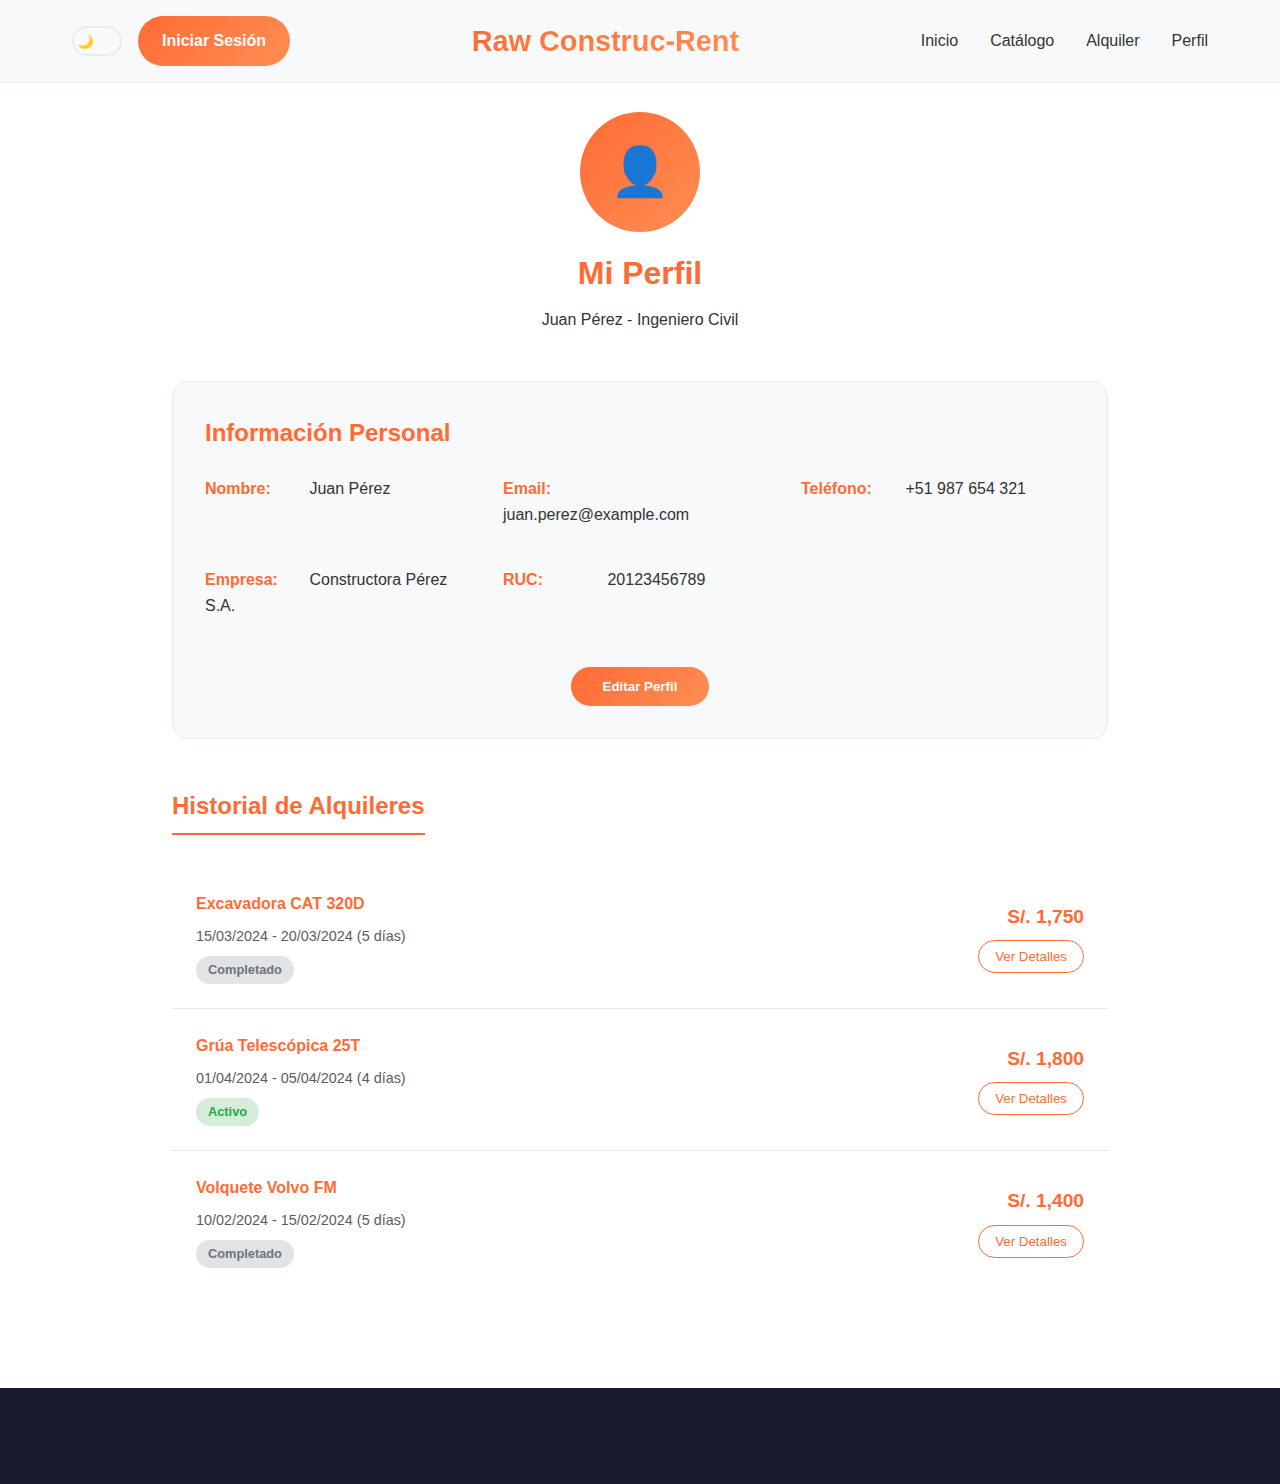
<file: perfil.html>
<!DOCTYPE html>
<html lang="es">
<head>
    <meta charset="UTF-8">
    <meta name="viewport" content="width=device-width, initial-scale=1.0">
    <title>Perfil - Raw Construc-Rent</title>
    <link rel="stylesheet" href="css/styles.css">
    <link rel="stylesheet" href="css/perfil.css">
</head>
<body>
    <!-- Header -->
    <header class="header">
        <nav class="nav-container">
            <div class="nav-actions">
                <button class="theme-toggle" id="themeToggle"></button>
                <a href="#" class="login-btn" id="loginBtn">Iniciar Sesión</a>
                <div class="hamburger" id="hamburger">
                    <span></span>
                    <span></span>
                    <span></span>
                </div>
            </div>
            
            <div class="logo">Raw Construc-Rent</div>
            
            <ul class="nav-menu" id="navMenu">
                <li><a href="index.html">Inicio</a></li>
                <li><a href="catalogo.html">Catálogo</a></li>
                <li><a href="alquiler.html">Alquiler</a></li>
                <li><a href="perfil.html">Perfil</a></li>
            </ul>
        </nav>
    </header>

    <!-- Main Content -->
    <main class="main-content">
        <div class="profile-container">
            <div class="profile-header">
                <div class="profile-avatar">👤</div>
                <h1>Mi Perfil</h1>
                <p>Juan Pérez - Ingeniero Civil</p>
            </div>
            
            <div class="profile-details">
                <h2>Información Personal</h2>
                <div class="detail-card">
                    <div class="detail-item">
                        <span class="detail-label">Nombre:</span>
                        <span class="detail-value">Juan Pérez</span>
                    </div>
                    <div class="detail-item">
                        <span class="detail-label">Email:</span>
                        <span class="detail-value">juan.perez@example.com</span>
                    </div>
                    <div class="detail-item">
                        <span class="detail-label">Teléfono:</span>
                        <span class="detail-value">+51 987 654 321</span>
                    </div>
                    <div class="detail-item">
                        <span class="detail-label">Empresa:</span>
                        <span class="detail-value">Constructora Pérez S.A.</span>
                    </div>
                    <div class="detail-item">
                        <span class="detail-label">RUC:</span>
                        <span class="detail-value">20123456789</span>
                    </div>
                </div>
                
                <button class="btn-edit">Editar Perfil</button>
            </div>
            
            <div class="rental-history">
                <h2>Historial de Alquileres</h2>
                
                <div class="rental-item">
                    <div class="rental-info">
                        <h4>Excavadora CAT 320D</h4>
                        <p>15/03/2024 - 20/03/2024 (5 días)</p>
                        <div class="rental-status completed">Completado</div>
                    </div>
                    <div class="rental-price">
                        <strong>S/. 1,750</strong>
                        <button class="btn-details">Ver Detalles</button>
                    </div>
                </div>
                
                <div class="rental-item active">
                    <div class="rental-info">
                        <h4>Grúa Telescópica 25T</h4>
                        <p>01/04/2024 - 05/04/2024 (4 días)</p>
                        <div class="rental-status active">Activo</div>
                    </div>
                    <div class="rental-price">
                        <strong>S/. 1,800</strong>
                        <button class="btn-details">Ver Detalles</button>
                    </div>
                </div>
                
                <div class="rental-item">
                    <div class="rental-info">
                        <h4>Volquete Volvo FM</h4>
                        <p>10/02/2024 - 15/02/2024 (5 días)</p>
                        <div class="rental-status completed">Completado</div>
                    </div>
                    <div class="rental-price">
                        <strong>S/. 1,400</strong>
                        <button class="btn-details">Ver Detalles</button>
                    </div>
                </div>
            </div>
        </div>
    </main>

    <!-- Footer -->
    <footer class="footer">
        <!-- Mismo footer que en index.html -->
    </footer>

    <!-- Login Modal -->
    <!-- Mismo modal que en index.html -->

    <script src="js/main.js"></script>
</body>
</html>
</file>
<file: css/styles.css>
:root {
    --primary-color: #ff6b35;
    --secondary-color: #1a1a2e;
    --accent-color: #16213e;
    --text-color: #333;
    --bg-color: #ffffff;
    --card-bg: #f8f9fa;
    --border-color: #e9ecef;
    --shadow: rgba(0, 0, 0, 0.1);
    --gradient: linear-gradient(135deg, #ff6b35, #ff8e53);
}

[data-theme="dark"] {
    --text-color: #ffffff;
    --bg-color: #1a1a2e;
    --card-bg: #16213e;
    --border-color: #2a2a3e;
    --shadow: rgba(0, 0, 0, 0.3);
}

* {
    margin: 0;
    padding: 0;
    box-sizing: border-box;
}

body {
    font-family: 'Segoe UI', Tahoma, Geneva, Verdana, sans-serif;
    background-color: var(--bg-color);
    color: var(--text-color);
    transition: all 0.3s ease;
    line-height: 1.6;
}

/* Header */
.header {
    background: var(--card-bg);
    backdrop-filter: blur(10px);
    border-bottom: 1px solid var(--border-color);
    position: fixed;
    top: 0;
    width: 100%;
    z-index: 1000;
    transition: all 0.3s ease;
}

.nav-container {
    max-width: 1200px;
    margin: 0 auto;
    padding: 1rem 2rem;
    display: flex;
    justify-content: space-between;
    align-items: center;
}

.logo {
    font-size: 1.8rem;
    font-weight: bold;
    background: var(--gradient);
    -webkit-background-clip: text;
    -webkit-text-fill-color: transparent;
    background-clip: text;
}

.nav-menu {
    display: flex;
    list-style: none;
    gap: 2rem;
}

.nav-menu a {
    text-decoration: none;
    color: var(--text-color);
    font-weight: 500;
    transition: all 0.3s ease;
    position: relative;
}

.nav-menu a:hover {
    color: var(--primary-color);
    transform: translateY(-2px);
}

.nav-menu a::after {
    content: '';
    position: absolute;
    bottom: -5px;
    left: 0;
    width: 0;
    height: 2px;
    background: var(--primary-color);
    transition: width 0.3s ease;
}

.nav-menu a:hover::after {
    width: 100%;
}

.nav-actions {
    display: flex;
    align-items: center;
    gap: 1rem;
}

.theme-toggle {
    background: var(--card-bg);
    border: 2px solid var(--border-color);
    border-radius: 50px;
    padding: 0.5rem;
    cursor: pointer;
    transition: all 0.3s ease;
    width: 50px;
    height: 30px;
    position: relative;
}

.theme-toggle:hover {
    transform: scale(1.1);
}

.theme-toggle::before {
    content: '🌙';
    position: absolute;
    left: 3px;
    top: 50%;
    transform: translateY(-50%);
    transition: all 0.3s ease;
}

[data-theme="dark"] .theme-toggle::before {
    content: '☀️';
    left: calc(100% - 20px);
}

.login-btn {
    background: var(--gradient);
    color: white;
    border: none;
    padding: 0.75rem 1.5rem;
    border-radius: 25px;
    cursor: pointer;
    font-weight: 600;
    transition: all 0.3s ease;
    text-decoration: none;
    display: inline-block;
}

.login-btn:hover {
    transform: translateY(-2px);
    box-shadow: 0 5px 15px var(--shadow);
}

 /* Mobile Menu */
        .hamburger {
            display: none;
            flex-direction: column;
            cursor: pointer;
            gap: 4px;
        }

        .hamburger span {
            width: 25px;
            height: 3px;
            background: var(--text-color);
            transition: all 0.3s ease;
            border-radius: 2px;
        }

        .hamburger.active span:nth-child(1) {
            transform: rotate(45deg) translate(5px, 5px);
        }

        .hamburger.active span:nth-child(2) {
            opacity: 0;
        }

        .hamburger.active span:nth-child(3) {
            transform: rotate(-45deg) translate(7px, -6px);
        }

        /* Main Content */
        .main-content {
            margin-top: 80px;
            min-height: calc(100vh - 80px);
        }

        /* Page Sections */
        .page-section {
            display: none;
            animation: fadeIn 0.5s ease;
        }

        .page-section.active {
            display: block;
        }

        @keyframes fadeIn {
            from { opacity: 0; transform: translateY(20px); }
            to { opacity: 1; transform: translateY(0); }
        }

/* Forms */
.form-container {
    max-width: 500px;
    margin: 0 auto;
    padding: 2rem;
    background: var(--card-bg);
    border-radius: 15px;
    border: 1px solid var(--border-color);
}

.form-group {
    margin-bottom: 1.5rem;
}

.form-group label {
    display: block;
    margin-bottom: 0.5rem;
    font-weight: 500;
}

.form-group input,
.form-group select,
.form-group textarea {
    width: 100%;
    padding: 0.75rem;
    border: 2px solid var(--border-color);
    border-radius: 8px;
    background: var(--bg-color);
    color: var(--text-color);
    transition: all 0.3s ease;
}

.form-group input:focus,
.form-group select:focus,
.form-group textarea:focus {
    outline: none;
    border-color: var(--primary-color);
    box-shadow: 0 0 0 3px rgba(255, 107, 53, 0.1);
}

.btn-primary {
    background: var(--gradient);
    color: white;
    border: none;
    padding: 0.75rem 2rem;
    border-radius: 25px;
    cursor: pointer;
    font-weight: 600;
    transition: all 0.3s ease;
    width: 100%;
}

.btn-primary:hover {
    transform: translateY(-2px);
    box-shadow: 0 5px 15px var(--shadow);
}

/* Footer */
.footer {
    background: var(--secondary-color);
    color: white;
    text-align: center;
    padding: 3rem 2rem;
    margin-top: 4rem;
}

.footer-content {
    max-width: 1200px;
    margin: 0 auto;
    display: grid;
    grid-template-columns: repeat(auto-fit, minmax(250px, 1fr));
    gap: 2rem;
    margin-bottom: 2rem;
}

.footer-section h3 {
    color: var(--primary-color);
    margin-bottom: 1rem;
}

.footer-section p,
.footer-section a {
    color: rgba(255, 255, 255, 0.8);
    text-decoration: none;
    transition: color 0.3s ease;
}

.footer-section a:hover {
    color: var(--primary-color);
}

/* Responsive Design */
@media (max-width: 768px) {
    .nav-menu {
        position: fixed;
        top: 80px;
        left: -100%;
        width: 100%;
        height: calc(100vh - 80px);
        background: var(--card-bg);
        flex-direction: column;
        align-items: center;
        justify-content: flex-start;
        padding-top: 2rem;
        transition: left 0.3s ease;
        backdrop-filter: blur(10px);
    }

    .nav-menu.active {
        left: 0;
    }

    .hamburger {
        display: flex;
    }

    .nav-container {
        padding: 1rem;
    }
}

/* Login Modal */
.modal {
    display: none;
    position: fixed;
    top: 0;
    left: 0;
    width: 100%;
    height: 100%;
    background: rgba(0, 0, 0, 0.5);
    z-index: 2000;
    opacity: 0;
    transition: opacity 0.3s ease;
}

.modal.active {
    display: flex;
    align-items: center;
    justify-content: center;
    opacity: 1;
}

.modal-content {
    background: var(--card-bg);
    padding: 2rem;
    border-radius: 15px;
    max-width: 400px;
    width: 90%;
    transform: scale(0.7);
    transition: transform 0.3s ease;
}

.modal.active .modal-content {
    transform: scale(1);
}

.modal-header {
    display: flex;
    justify-content: space-between;
    align-items: center;
    margin-bottom: 1.5rem;
}

.close-modal {
    background: none;
    border: none;
    font-size: 1.5rem;
    cursor: pointer;
    color: var(--text-color);
}
</file>
<file: css/perfil.css>
.profile-container {
    max-width: 1000px;
    margin: 0 auto;
    padding: 2rem;
}

.profile-header {
    text-align: center;
    margin-bottom: 3rem;
}

.profile-avatar {
    width: 120px;
    height: 120px;
    border-radius: 50%;
    background: var(--gradient);
    display: flex;
    align-items: center;
    justify-content: center;
    margin: 0 auto 1rem;
    font-size: 3rem;
    color: white;
}

.profile-header h1 {
    color: var(--primary-color);
    margin-bottom: 0.5rem;
}

.profile-details {
    background: var(--card-bg);
    padding: 2rem;
    border-radius: 15px;
    border: 1px solid var(--border-color);
    margin-bottom: 3rem;
}

.profile-details h2 {
    color: var(--primary-color);
    margin-bottom: 1.5rem;
    font-size: 1.5rem;
}

.detail-card {
    display: grid;
    grid-template-columns: repeat(auto-fill, minmax(250px, 1fr));
    gap: 1.5rem;
    margin-bottom: 2rem;
}

.detail-item {
    margin-bottom: 1rem;
}

.detail-label {
    font-weight: 600;
    color: var(--primary-color);
    display: inline-block;
    width: 100px;
}

.btn-edit {
    background: var(--gradient);
    color: white;
    border: none;
    padding: 0.75rem 2rem;
    border-radius: 25px;
    cursor: pointer;
    font-weight: 600;
    transition: all 0.3s ease;
    display: block;
    margin: 0 auto;
}

.btn-edit:hover {
    transform: translateY(-2px);
    box-shadow: 0 5px 15px var(--shadow);
}

.rental-history h2 {
    color: var(--primary-color);
    margin-bottom: 2rem;
    font-size: 1.5rem;
    border-bottom: 2px solid var(--primary-color);
    padding-bottom: 0.5rem;
    display: inline-block;
}

.rental-item {
    display: flex;
    justify-content: space-between;
    align-items: center;
    padding: 1.5rem;
    border-bottom: 1px solid var(--border-color);
    transition: all 0.3s ease;
}

.rental-item:hover {
    background: var(--bg-color);
    border-radius: 8px;
}

.rental-item:last-child {
    border-bottom: none;
}

.rental-info h4 {
    color: var(--primary-color);
    margin-bottom: 0.5rem;
}

.rental-info p {
    color: var(--text-color);
    opacity: 0.8;
    font-size: 0.9rem;
}

.rental-status {
    padding: 0.25rem 0.75rem;
    border-radius: 15px;
    font-size: 0.8rem;
    font-weight: 600;
    display: inline-block;
    margin-top: 0.5rem;
}

.rental-status.active {
    background: rgba(40, 167, 69, 0.2);
    color: #28a745;
}

.rental-status.completed {
    background: rgba(108, 117, 125, 0.2);
    color: #6c757d;
}

.rental-price {
    text-align: right;
}

.rental-price strong {
    display: block;
    font-size: 1.2rem;
    color: var(--primary-color);
    margin-bottom: 0.5rem;
}

.btn-details {
    background: transparent;
    border: 1px solid var(--primary-color);
    color: var(--primary-color);
    padding: 0.5rem 1rem;
    border-radius: 20px;
    cursor: pointer;
    font-weight: 500;
    transition: all 0.3s ease;
}

.btn-details:hover {
    background: var(--primary-color);
    color: white;
}

@media (max-width: 768px) {
    .rental-item {
        flex-direction: column;
        align-items: flex-start;
        gap: 1rem;
    }
    
    .rental-price {
        text-align: left;
        width: 100%;
        display: flex;
        justify-content: space-between;
        align-items: center;
    }
}
</file>
